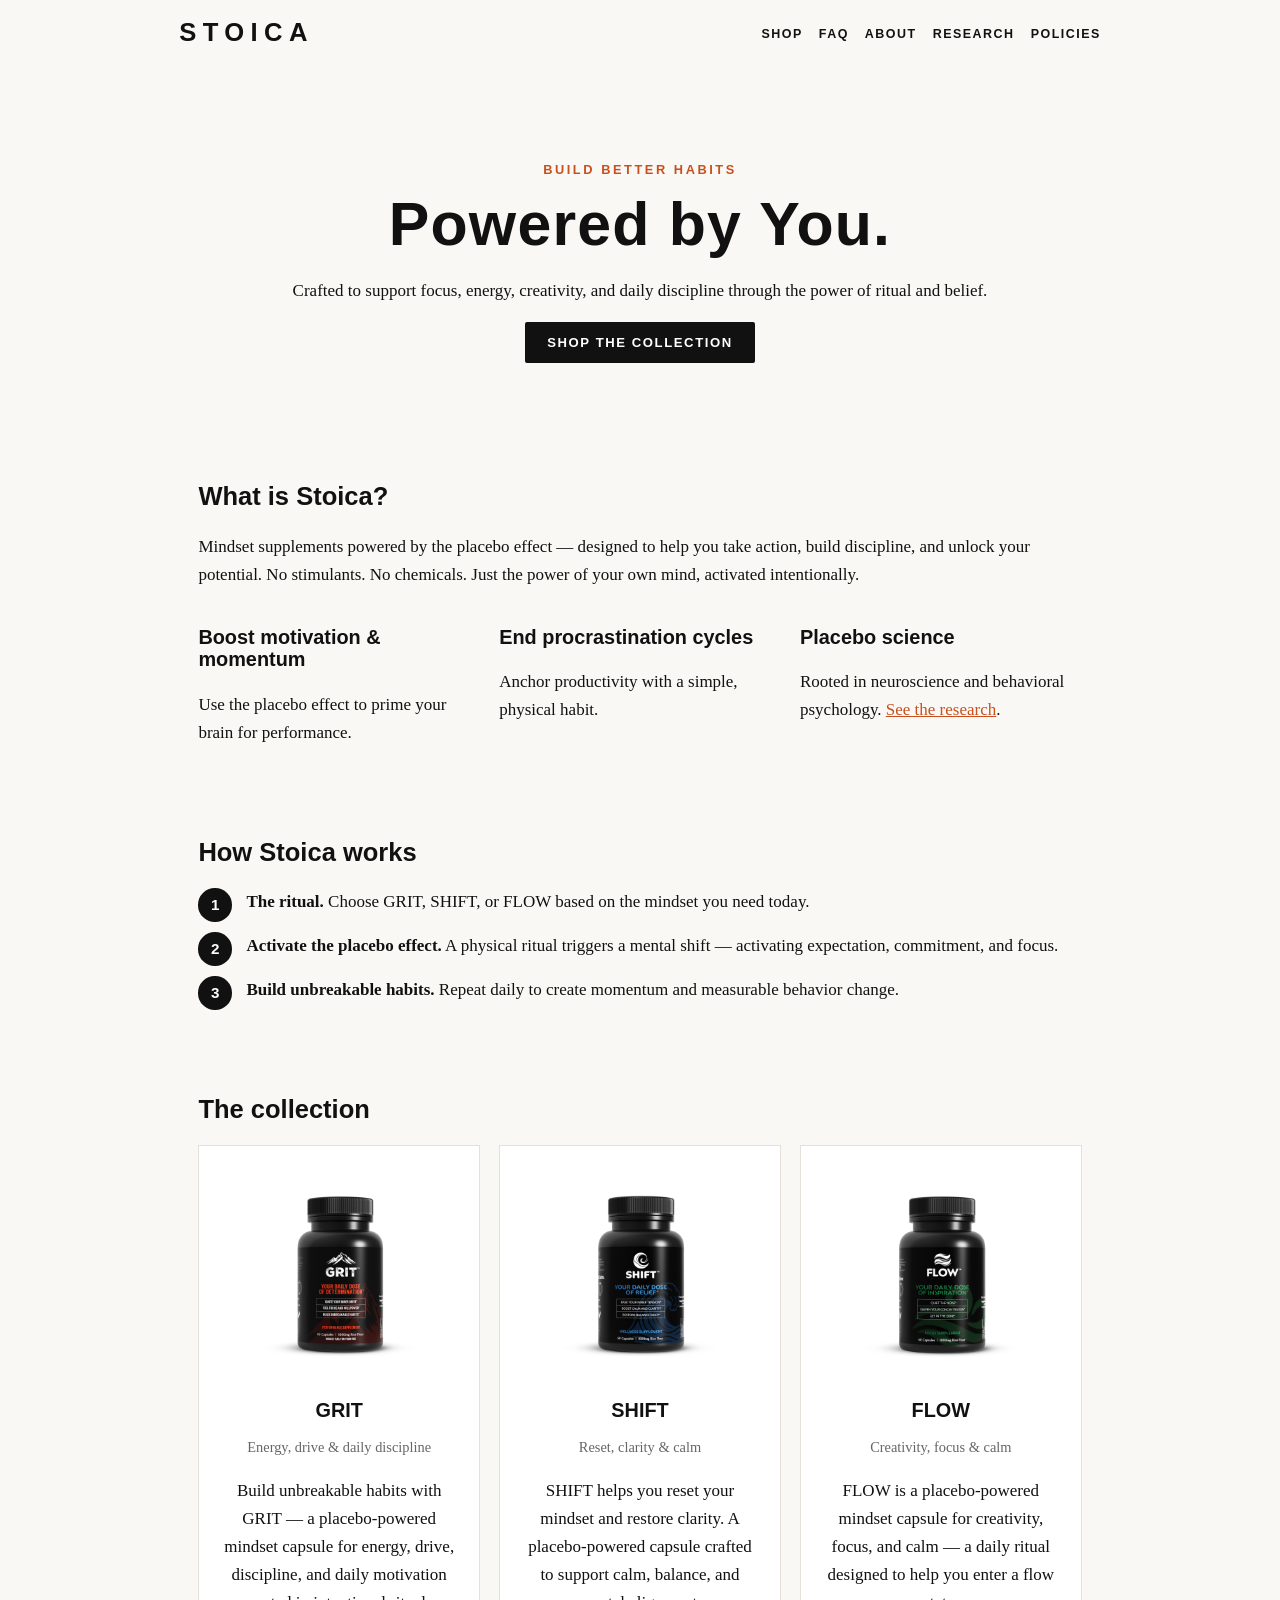
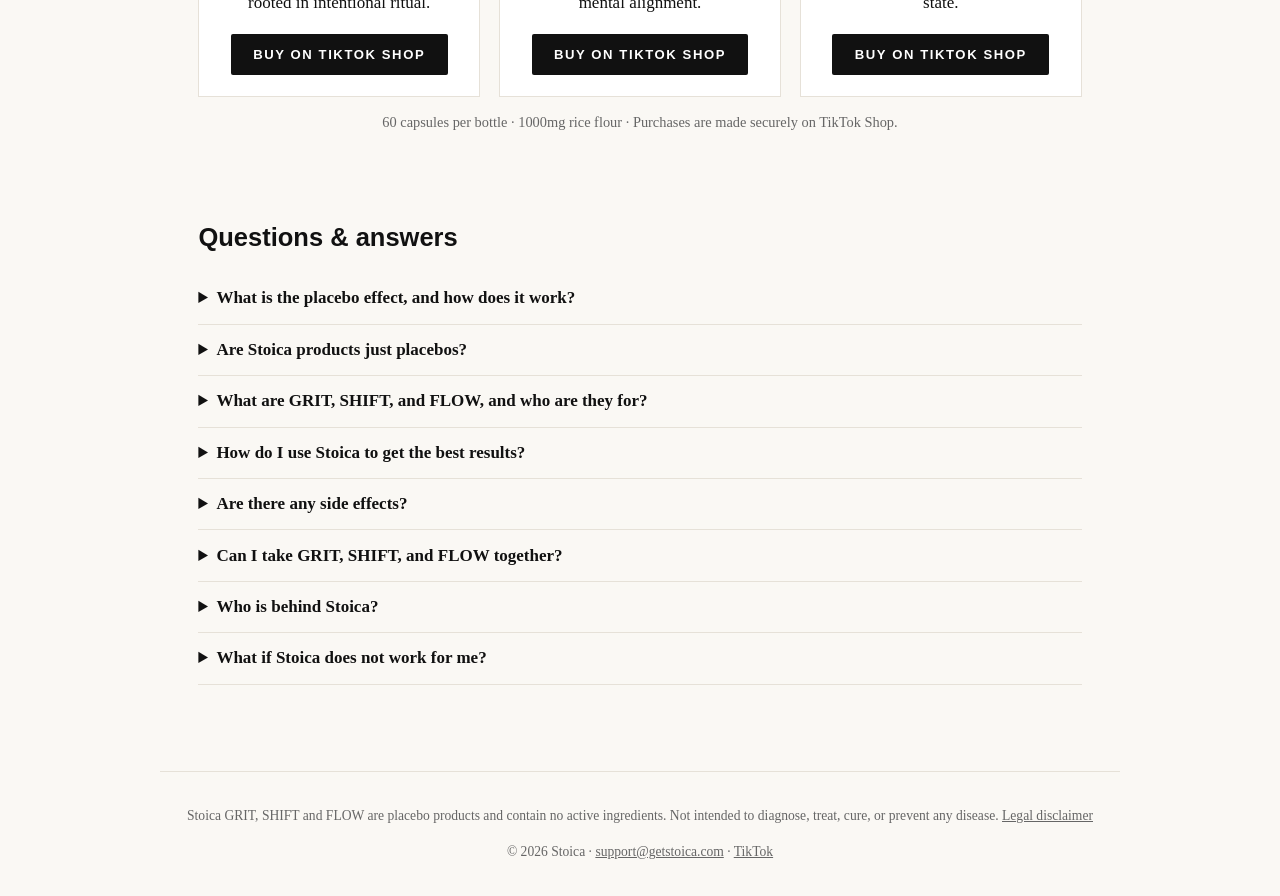
<file: index.html>
<!doctype html>
<html lang="en"><head><meta charset="utf-8"><meta name="viewport" content="width=device-width,initial-scale=1">
<title>Stoica | Placebo Pills & Mindset Supplements for Focus & Motivation</title><meta name="description" content="Mindset supplements powered by the placebo effect. GRIT, SHIFT and FLOW help you build rituals, habits and focus.">
<link rel="stylesheet" href="style.css"></head><body>
<header><a class="brand" href="index.html">STOICA</a><nav><a href="index.html#products">Shop</a><a href="index.html#faq">FAQ</a><a href="about.html">About</a><a href="research.html">Research</a><a href="policies.html">Policies</a></nav></header>
<main>
<section class="hero"><p class="kicker">Build better habits</p><h1>Powered by You.</h1>
<p>Crafted to support focus, energy, creativity, and daily discipline through the power of ritual and belief.</p>
<p><a class="btn" href="#products">Shop the collection</a></p></section>
<section class="wrap"><h2>What is Stoica?</h2>
<p>Mindset supplements powered by the placebo effect &mdash; designed to help you take action, build discipline, and unlock your potential. No stimulants. No chemicals. Just the power of your own mind, activated intentionally.</p>
<div class="grid">
<div><h3>Boost motivation &amp; momentum</h3><p>Use the placebo effect to prime your brain for performance.</p></div>
<div><h3>End procrastination cycles</h3><p>Anchor productivity with a simple, physical habit.</p></div>
<div><h3>Placebo science</h3><p>Rooted in neuroscience and behavioral psychology. <a href="research.html">See the research</a>.</p></div></div></section>
<section class="wrap"><h2>How Stoica works</h2><ol class="steps">
<li><strong>The ritual.</strong> Choose GRIT, SHIFT, or FLOW based on the mindset you need today.</li>
<li><strong>Activate the placebo effect.</strong> A physical ritual triggers a mental shift &mdash; activating expectation, commitment, and focus.</li>
<li><strong>Build unbreakable habits.</strong> Repeat daily to create momentum and measurable behavior change.</li></ol></section>
<section class="wrap" id="products"><h2>The collection</h2><div class="grid"><div class="card"><img src="assets/grit.png" alt="GRIT bottle" onerror="this.style.display='none'"><h3>GRIT</h3><p class="muted">Energy, drive &amp; daily discipline</p><p>Build unbreakable habits with GRIT &mdash; a placebo-powered mindset capsule for energy, drive, discipline, and daily motivation rooted in intentional ritual.</p><a class="btn" href="https://www.tiktok.com/view/product/1731283719649202448" rel="noopener">Buy on TikTok Shop</a></div><div class="card"><img src="assets/shift.png" alt="SHIFT bottle" onerror="this.style.display='none'"><h3>SHIFT</h3><p class="muted">Reset, clarity &amp; calm</p><p>SHIFT helps you reset your mindset and restore clarity. A placebo-powered capsule crafted to support calm, balance, and mental alignment.</p><a class="btn" href="https://www.tiktok.com/view/product/1731283787421946128" rel="noopener">Buy on TikTok Shop</a></div><div class="card"><img src="assets/flow.png" alt="FLOW bottle" onerror="this.style.display='none'"><h3>FLOW</h3><p class="muted">Creativity, focus &amp; calm</p><p>FLOW is a placebo-powered mindset capsule for creativity, focus, and calm &mdash; a daily ritual designed to help you enter a flow state.</p><a class="btn" href="https://www.tiktok.com/view/product/1731283784467910928" rel="noopener">Buy on TikTok Shop</a></div></div><p class="muted" style="text-align:center">60 capsules per bottle &middot; 1000mg rice flour &middot; Purchases are made securely on TikTok Shop.</p></section>
<section class="wrap" id="faq"><h2>Questions &amp; answers</h2><details><summary>What is the placebo effect, and how does it work?</summary><p>The placebo effect is a phenomenon where your belief in a treatment can create real, measurable changes in how you feel, even if the treatment itself is inactive. Stoica pairs placebo science with daily rituals so you can build habits through your own mindset. See our <a href="research.html">research page</a>.</p></details><details><summary>Are Stoica products just placebos?</summary><p>Yes. GRIT, SHIFT, and FLOW are rice flour capsules designed to leverage the placebo effect. The real work comes from you: your belief, your rituals, and your mindset. We are upfront about that because it is what makes Stoica work.</p></details><details><summary>What are GRIT, SHIFT, and FLOW, and who are they for?</summary><p>GRIT is for ambitious go-getters who want to fuel their drive and focus on their goals. SHIFT is for people feeling stressed or overwhelmed who want to find calm. FLOW is for creative minds who want to unlock their zone and ignite deep concentration.</p></details><details><summary>How do I use Stoica to get the best results?</summary><p>Pair it with a daily ritual. Take 2 capsules with food at a consistent time each day &mdash; for example GRIT with your morning coffee, SHIFT in the evening to unwind, or FLOW before a creative session. Set an intention and let the ritual do the rest.</p></details><details><summary>Are there any side effects?</summary><p>Stoica capsules are made of rice flour, so they are unlikely to cause side effects for most people. If you have a rice allergy or any concerns, consult your doctor before starting.</p></details><details><summary>Can I take GRIT, SHIFT, and FLOW together?</summary><p>Yes. Many people use GRIT in the morning, SHIFT in the afternoon, and FLOW in the evening. Stick to 2 capsules per product per day and build rituals that work for you.</p></details><details><summary>Who is behind Stoica?</summary><p>Stoica is a small family business with a mission to help you thrive through mindset-driven rituals.</p></details><details><summary>What if Stoica does not work for me?</summary><p>Everyone&rsquo;s experience is unique, and the placebo effect relies on your belief and rituals. If you have a problem with your order, contact <a href="mailto:support@getstoica.com">support@getstoica.com</a>. See our <a href="policies.html#returns">returns policy</a>.</p></details></section></main>
<footer><p>Stoica GRIT, SHIFT and FLOW are placebo products and contain no active ingredients. Not intended to diagnose, treat, cure, or prevent any disease. <a href="policies.html#disclaimer">Legal disclaimer</a></p>
<p>&copy; 2026 Stoica &middot; <a href="mailto:support@getstoica.com">support@getstoica.com</a> &middot; <a href="https://www.tiktok.com/@getstoica">TikTok</a></p></footer></body></html>
</file>
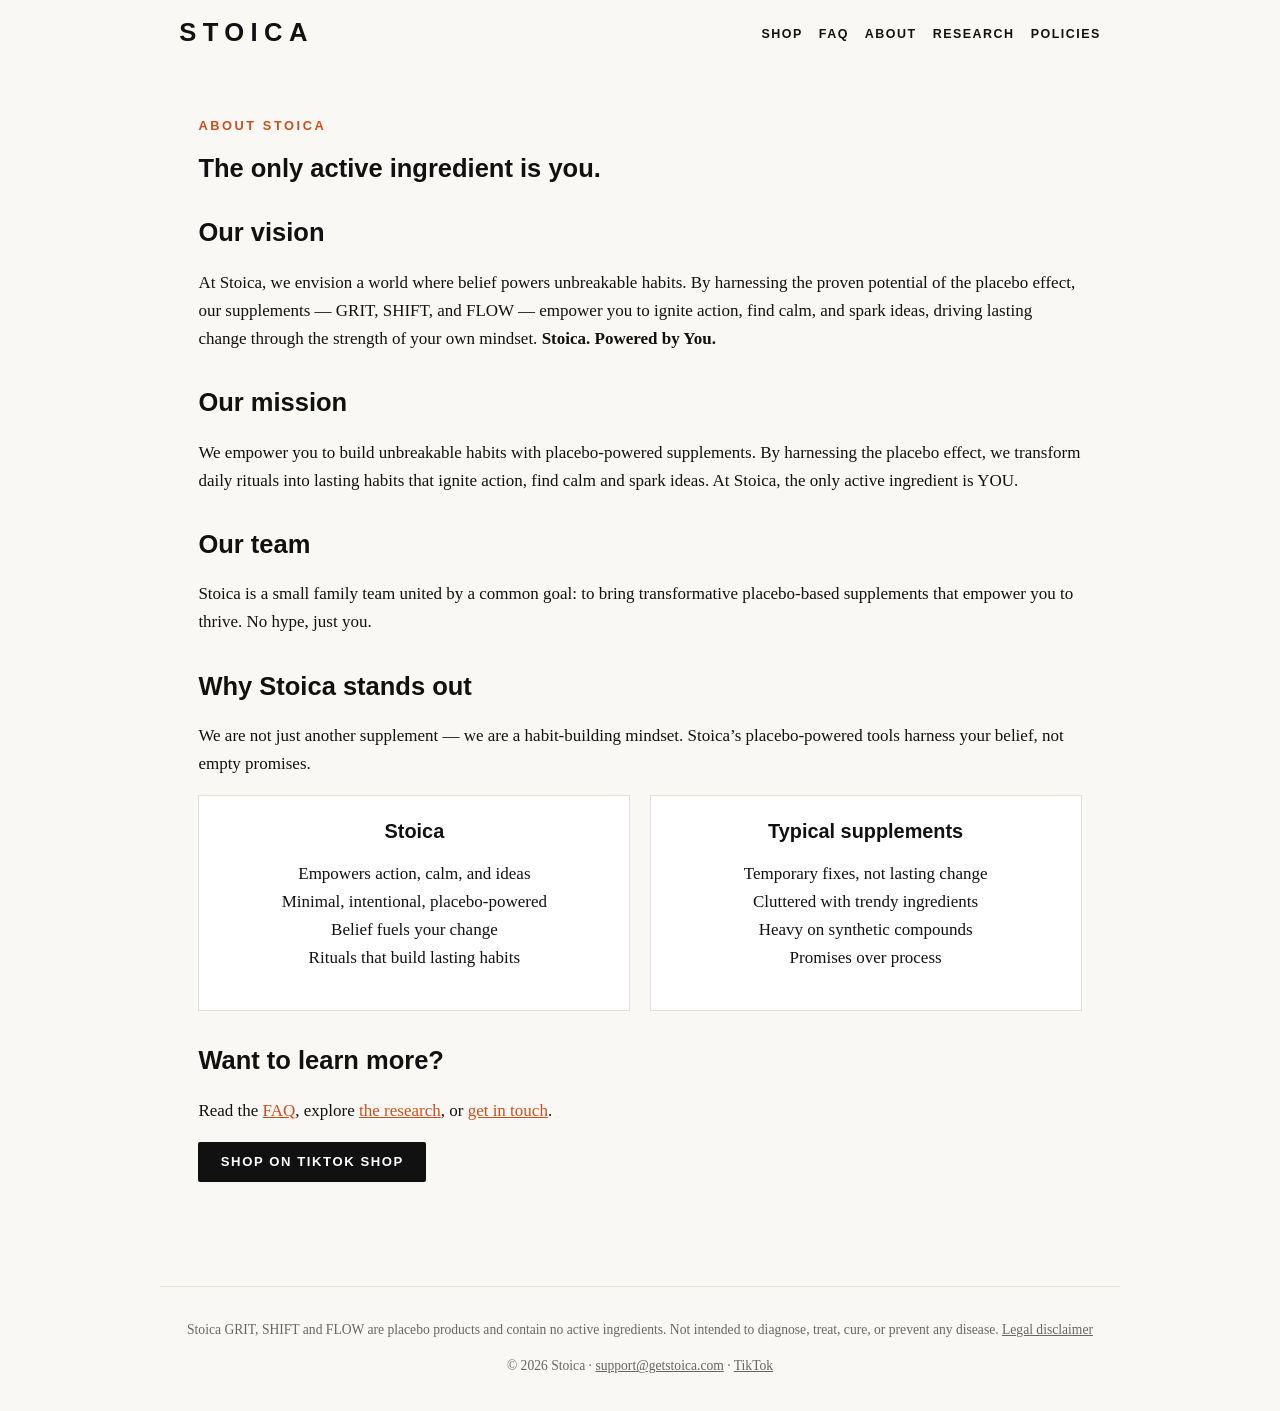
<file: about.html>
<!doctype html>
<html lang="en"><head><meta charset="utf-8"><meta name="viewport" content="width=device-width,initial-scale=1">
<title>About Stoica | Our Mission</title><meta name="description" content="Stoica is a small family team building mindset-driven rituals powered by the placebo effect.">
<link rel="stylesheet" href="style.css"></head><body>
<header><a class="brand" href="index.html">STOICA</a><nav><a href="index.html#products">Shop</a><a href="index.html#faq">FAQ</a><a href="about.html">About</a><a href="research.html">Research</a><a href="policies.html">Policies</a></nav></header>
<main>
<section class="wrap"><p class="kicker">About Stoica</p><h1>The only active ingredient is you.</h1>
<h2>Our vision</h2><p>At Stoica, we envision a world where belief powers unbreakable habits. By harnessing the proven potential of the placebo effect, our supplements &mdash; GRIT, SHIFT, and FLOW &mdash; empower you to ignite action, find calm, and spark ideas, driving lasting change through the strength of your own mindset. <strong>Stoica. Powered by You.</strong></p>
<h2>Our mission</h2><p>We empower you to build unbreakable habits with placebo-powered supplements. By harnessing the placebo effect, we transform daily rituals into lasting habits that ignite action, find calm and spark ideas. At Stoica, the only active ingredient is YOU.</p>
<h2>Our team</h2><p>Stoica is a small family team united by a common goal: to bring transformative placebo-based supplements that empower you to thrive. No hype, just you.</p>
<h2>Why Stoica stands out</h2><p>We are not just another supplement &mdash; we are a habit-building mindset. Stoica&rsquo;s placebo-powered tools harness your belief, not empty promises.</p>
<div class="grid"><div class="card"><h3>Stoica</h3><p>Empowers action, calm, and ideas<br>Minimal, intentional, placebo-powered<br>Belief fuels your change<br>Rituals that build lasting habits</p></div>
<div class="card"><h3>Typical supplements</h3><p>Temporary fixes, not lasting change<br>Cluttered with trendy ingredients<br>Heavy on synthetic compounds<br>Promises over process</p></div></div>
<h2>Want to learn more?</h2><p>Read the <a href="index.html#faq">FAQ</a>, explore <a href="research.html">the research</a>, or <a href="mailto:support@getstoica.com">get in touch</a>.</p>
<p><a class="btn" href="https://www.tiktok.com/@getstoica" rel="noopener">Shop on TikTok Shop</a></p></section></main>
<footer><p>Stoica GRIT, SHIFT and FLOW are placebo products and contain no active ingredients. Not intended to diagnose, treat, cure, or prevent any disease. <a href="policies.html#disclaimer">Legal disclaimer</a></p>
<p>&copy; 2026 Stoica &middot; <a href="mailto:support@getstoica.com">support@getstoica.com</a> &middot; <a href="https://www.tiktok.com/@getstoica">TikTok</a></p></footer></body></html>
</file>
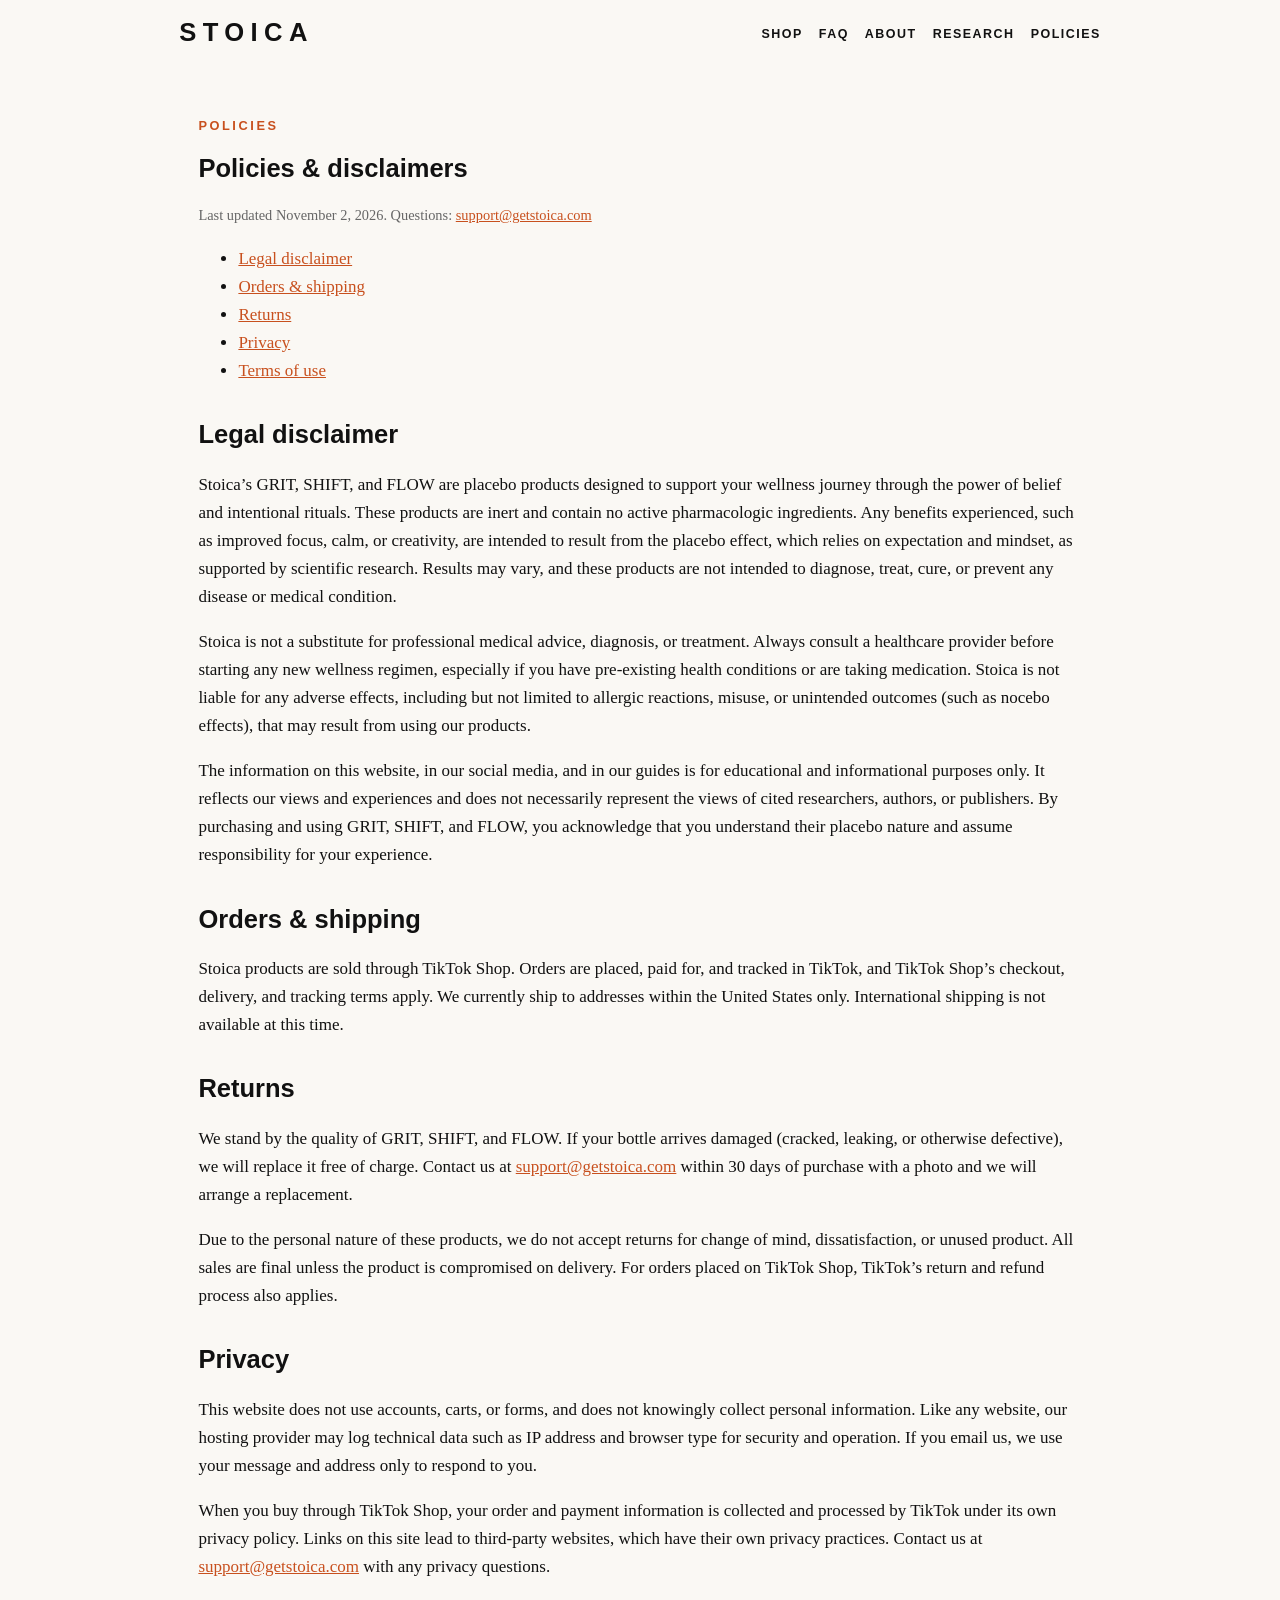
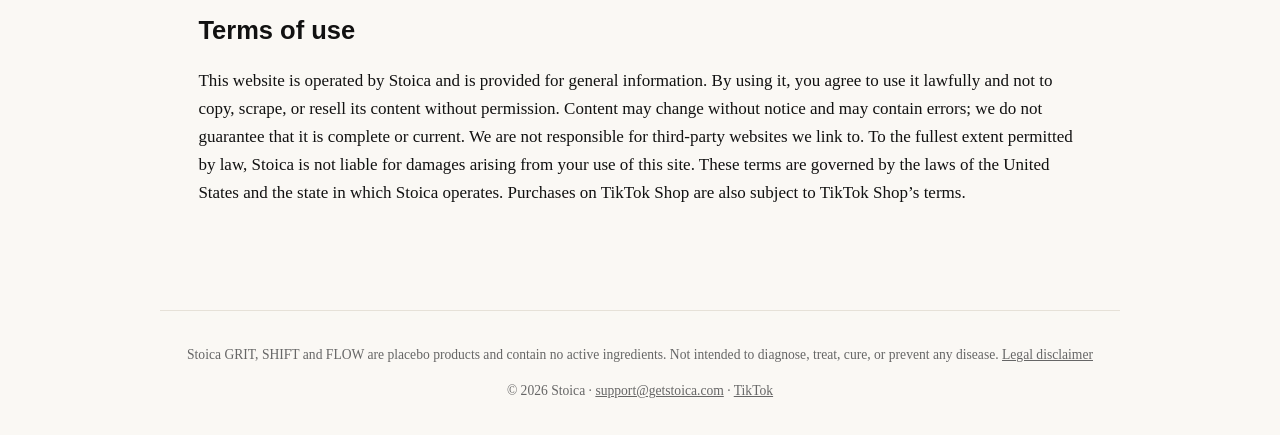
<file: policies.html>
<!doctype html>
<html lang="en"><head><meta charset="utf-8"><meta name="viewport" content="width=device-width,initial-scale=1">
<title>Policies | Stoica</title><meta name="description" content="Legal disclaimer, shipping, returns, privacy and terms for Stoica.">
<link rel="stylesheet" href="style.css"></head><body>
<header><a class="brand" href="index.html">STOICA</a><nav><a href="index.html#products">Shop</a><a href="index.html#faq">FAQ</a><a href="about.html">About</a><a href="research.html">Research</a><a href="policies.html">Policies</a></nav></header>
<main>
<section class="wrap"><p class="kicker">Policies</p><h1>Policies &amp; disclaimers</h1>
<p class="muted">Last updated November 2, 2026. Questions: <a href="mailto:support@getstoica.com">support@getstoica.com</a></p>
<ul><li><a href="#disclaimer">Legal disclaimer</a></li><li><a href="#shipping">Orders &amp; shipping</a></li><li><a href="#returns">Returns</a></li><li><a href="#privacy">Privacy</a></li><li><a href="#terms">Terms of use</a></li></ul>
<h2 id="disclaimer">Legal disclaimer</h2>
<p>Stoica&rsquo;s GRIT, SHIFT, and FLOW are placebo products designed to support your wellness journey through the power of belief and intentional rituals. These products are inert and contain no active pharmacologic ingredients. Any benefits experienced, such as improved focus, calm, or creativity, are intended to result from the placebo effect, which relies on expectation and mindset, as supported by scientific research. Results may vary, and these products are not intended to diagnose, treat, cure, or prevent any disease or medical condition.</p>
<p>Stoica is not a substitute for professional medical advice, diagnosis, or treatment. Always consult a healthcare provider before starting any new wellness regimen, especially if you have pre-existing health conditions or are taking medication. Stoica is not liable for any adverse effects, including but not limited to allergic reactions, misuse, or unintended outcomes (such as nocebo effects), that may result from using our products.</p>
<p>The information on this website, in our social media, and in our guides is for educational and informational purposes only. It reflects our views and experiences and does not necessarily represent the views of cited researchers, authors, or publishers. By purchasing and using GRIT, SHIFT, and FLOW, you acknowledge that you understand their placebo nature and assume responsibility for your experience.</p>
<h2 id="shipping">Orders &amp; shipping</h2>
<p>Stoica products are sold through TikTok Shop. Orders are placed, paid for, and tracked in TikTok, and TikTok Shop&rsquo;s checkout, delivery, and tracking terms apply. We currently ship to addresses within the United States only. International shipping is not available at this time.</p>
<h2 id="returns">Returns</h2>
<p>We stand by the quality of GRIT, SHIFT, and FLOW. If your bottle arrives damaged (cracked, leaking, or otherwise defective), we will replace it free of charge. Contact us at <a href="mailto:support@getstoica.com">support@getstoica.com</a> within 30 days of purchase with a photo and we will arrange a replacement.</p>
<p>Due to the personal nature of these products, we do not accept returns for change of mind, dissatisfaction, or unused product. All sales are final unless the product is compromised on delivery. For orders placed on TikTok Shop, TikTok&rsquo;s return and refund process also applies.</p>
<h2 id="privacy">Privacy</h2>
<p>This website does not use accounts, carts, or forms, and does not knowingly collect personal information. Like any website, our hosting provider may log technical data such as IP address and browser type for security and operation. If you email us, we use your message and address only to respond to you.</p>
<p>When you buy through TikTok Shop, your order and payment information is collected and processed by TikTok under its own privacy policy. Links on this site lead to third-party websites, which have their own privacy practices. Contact us at <a href="mailto:support@getstoica.com">support@getstoica.com</a> with any privacy questions.</p>
<h2 id="terms">Terms of use</h2>
<p>This website is operated by Stoica and is provided for general information. By using it, you agree to use it lawfully and not to copy, scrape, or resell its content without permission. Content may change without notice and may contain errors; we do not guarantee that it is complete or current. We are not responsible for third-party websites we link to. To the fullest extent permitted by law, Stoica is not liable for damages arising from your use of this site. These terms are governed by the laws of the United States and the state in which Stoica operates. Purchases on TikTok Shop are also subject to TikTok Shop&rsquo;s terms.</p>
</section></main>
<footer><p>Stoica GRIT, SHIFT and FLOW are placebo products and contain no active ingredients. Not intended to diagnose, treat, cure, or prevent any disease. <a href="policies.html#disclaimer">Legal disclaimer</a></p>
<p>&copy; 2026 Stoica &middot; <a href="mailto:support@getstoica.com">support@getstoica.com</a> &middot; <a href="https://www.tiktok.com/@getstoica">TikTok</a></p></footer></body></html>
</file>
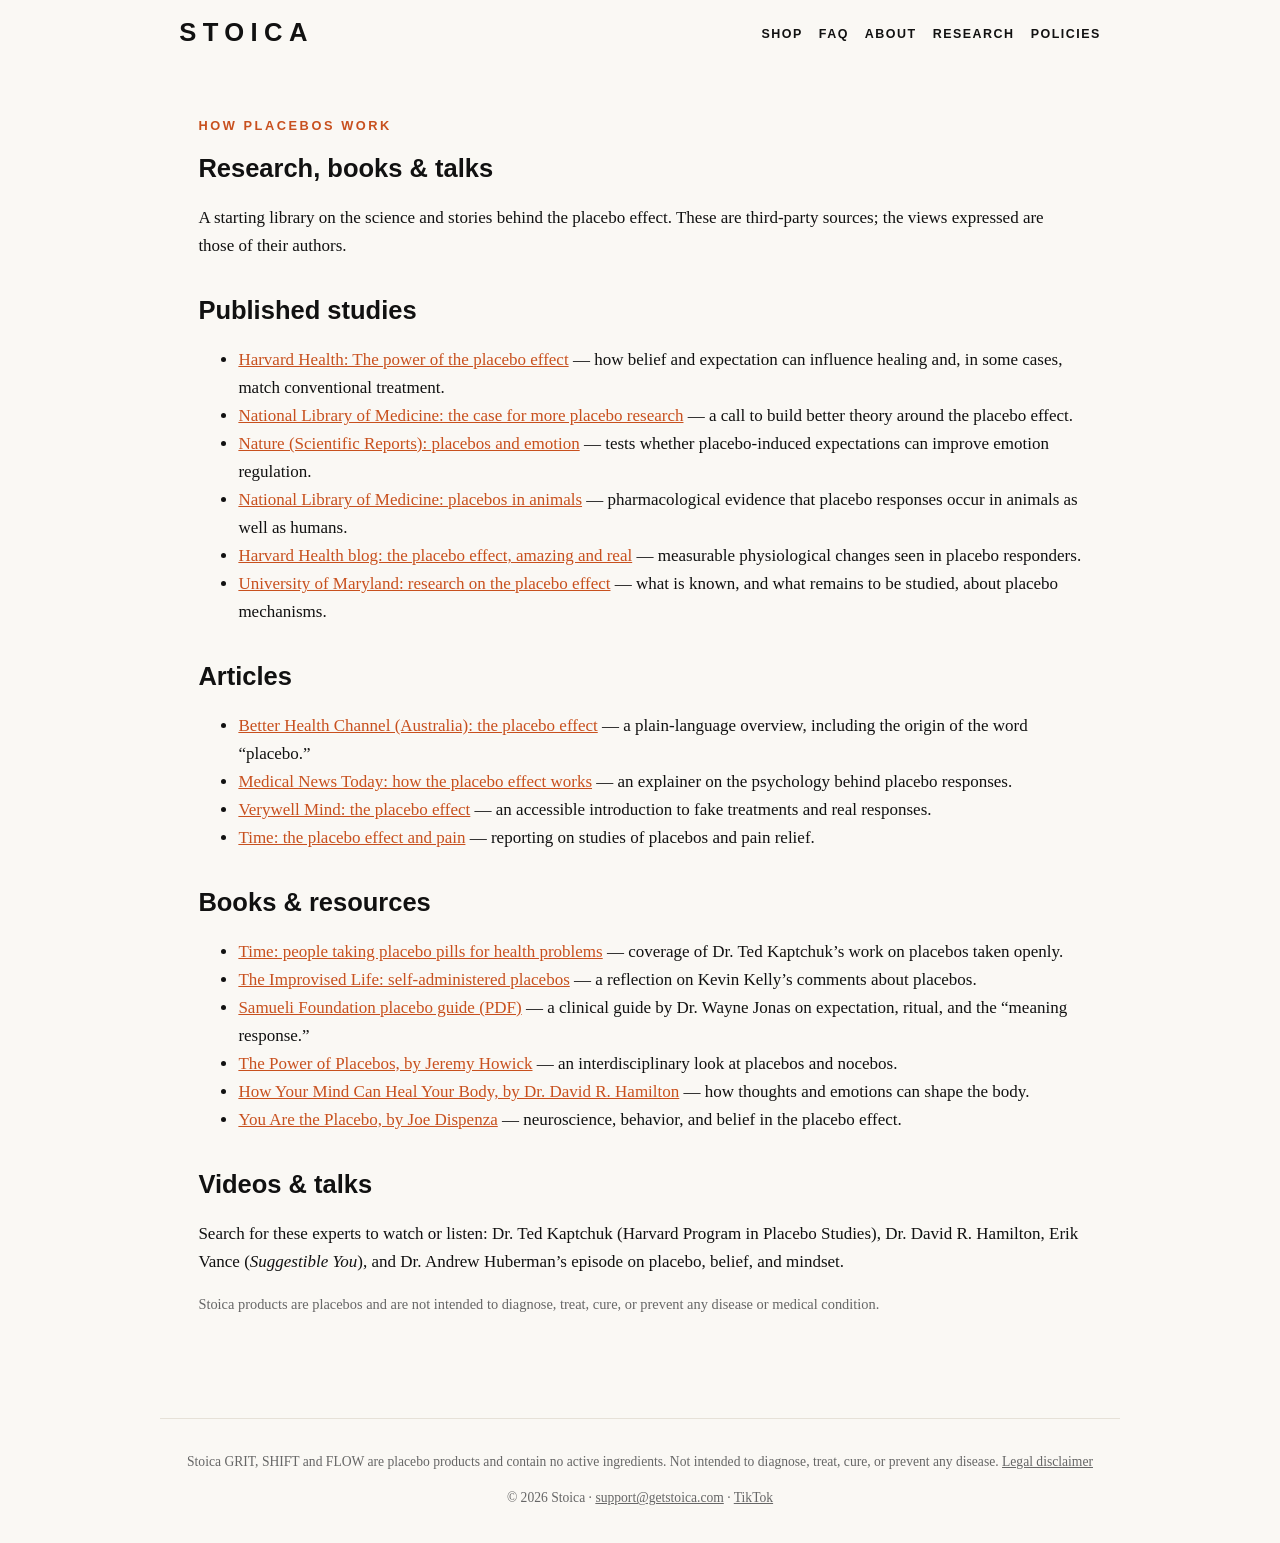
<file: research.html>
<!doctype html>
<html lang="en"><head><meta charset="utf-8"><meta name="viewport" content="width=device-width,initial-scale=1">
<title>Placebo Research, Books & Talks | Stoica</title><meta name="description" content="Published research, books, and expert talks on the placebo effect.">
<link rel="stylesheet" href="style.css"></head><body>
<header><a class="brand" href="index.html">STOICA</a><nav><a href="index.html#products">Shop</a><a href="index.html#faq">FAQ</a><a href="about.html">About</a><a href="research.html">Research</a><a href="policies.html">Policies</a></nav></header>
<main>
<section class="wrap"><p class="kicker">How placebos work</p><h1>Research, books &amp; talks</h1>
<p>A starting library on the science and stories behind the placebo effect. These are third-party sources; the views expressed are those of their authors.</p>
<h2>Published studies</h2><ul><li><a href="https://www.health.harvard.edu/newsletter_article/the-power-of-the-placebo-effect" rel="noopener">Harvard Health: The power of the placebo effect</a> &mdash; how belief and expectation can influence healing and, in some cases, match conventional treatment.</li><li><a href="https://pmc.ncbi.nlm.nih.gov/articles/PMC2814126/" rel="noopener">National Library of Medicine: the case for more placebo research</a> &mdash; a call to build better theory around the placebo effect.</li><li><a href="https://www.nature.com/articles/s41598-023-29045-6" rel="noopener">Nature (Scientific Reports): placebos and emotion</a> &mdash; tests whether placebo-induced expectations can improve emotion regulation.</li><li><a href="https://pmc.ncbi.nlm.nih.gov/articles/PMC5953755/" rel="noopener">National Library of Medicine: placebos in animals</a> &mdash; pharmacological evidence that placebo responses occur in animals as well as humans.</li><li><a href="https://www.health.harvard.edu/blog/the-placebo-effect-amazing-and-real-201511028544" rel="noopener">Harvard Health blog: the placebo effect, amazing and real</a> &mdash; measurable physiological changes seen in placebo responders.</li><li><a href="https://pmc.ncbi.nlm.nih.gov/articles/PMC2832199/" rel="noopener">University of Maryland: research on the placebo effect</a> &mdash; what is known, and what remains to be studied, about placebo mechanisms.</li></ul><h2>Articles</h2><ul><li><a href="https://www.betterhealth.vic.gov.au/health/conditionsandtreatments/placebo-effect" rel="noopener">Better Health Channel (Australia): the placebo effect</a> &mdash; a plain-language overview, including the origin of the word &ldquo;placebo.&rdquo;</li><li><a href="https://www.medicalnewstoday.com/articles/306437#how-does-it-work" rel="noopener">Medical News Today: how the placebo effect works</a> &mdash; an explainer on the psychology behind placebo responses.</li><li><a href="https://www.verywellmind.com/what-is-the-placebo-effect-2795466" rel="noopener">Verywell Mind: the placebo effect</a> &mdash; an accessible introduction to fake treatments and real responses.</li><li><a href="https://time.com/5375724/placebo-effect-pain/" rel="noopener">Time: the placebo effect and pain</a> &mdash; reporting on studies of placebos and pain relief.</li></ul><h2>Books &amp; resources</h2><ul><li><a href="https://time.com/5375724/placebo-bill-health-problems/" rel="noopener">Time: people taking placebo pills for health problems</a> &mdash; coverage of Dr. Ted Kaptchuk&rsquo;s work on placebos taken openly.</li><li><a href="https://improvisedlife.com/2022/01/18/the-healing-powers-of-self-administered-placebos-kevin-kelly-ted-kaptchuk/" rel="noopener">The Improvised Life: self-administered placebos</a> &mdash; a reflection on Kevin Kelly&rsquo;s comments about placebos.</li><li><a href="https://healingworksfoundation.org/wp-content/uploads/2020/02/Placebo-Guide-WP_2020.02.11-1.pdf" rel="noopener">Samueli Foundation placebo guide (PDF)</a> &mdash; a clinical guide by Dr. Wayne Jonas on expectation, ritual, and the &ldquo;meaning response.&rdquo;</li><li><a href="https://www.goodreads.com/book/show/122826327-the-power-of-placebos" rel="noopener">The Power of Placebos, by Jeremy Howick</a> &mdash; an interdisciplinary look at placebos and nocebos.</li><li><a href="https://www.goodreads.com/book/show/4590309-how-your-mind-can-heal-your-body" rel="noopener">How Your Mind Can Heal Your Body, by Dr. David R. Hamilton</a> &mdash; how thoughts and emotions can shape the body.</li><li><a href="https://www.goodreads.com/book/show/18051504-you-are-the-placebo" rel="noopener">You Are the Placebo, by Joe Dispenza</a> &mdash; neuroscience, behavior, and belief in the placebo effect.</li></ul><h2>Videos &amp; talks</h2><p>Search for these experts to watch or listen: Dr. Ted Kaptchuk (Harvard Program in Placebo Studies), Dr. David R. Hamilton, Erik Vance (<em>Suggestible You</em>), and Dr. Andrew Huberman&rsquo;s episode on placebo, belief, and mindset.</p>
<p class="muted">Stoica products are placebos and are not intended to diagnose, treat, cure, or prevent any disease or medical condition.</p></section></main>
<footer><p>Stoica GRIT, SHIFT and FLOW are placebo products and contain no active ingredients. Not intended to diagnose, treat, cure, or prevent any disease. <a href="policies.html#disclaimer">Legal disclaimer</a></p>
<p>&copy; 2026 Stoica &middot; <a href="mailto:support@getstoica.com">support@getstoica.com</a> &middot; <a href="https://www.tiktok.com/@getstoica">TikTok</a></p></footer></body></html>
</file>
<file: style.css>
:root{--ink:#111;--paper:#faf8f4;--accent:#c8501e;--mut:#666}
*{box-sizing:border-box}
body{margin:0;font:17px/1.65 Georgia,"Times New Roman",serif;color:var(--ink);background:var(--paper)}
a{color:var(--accent)}
header,footer,main,section.wrap{max-width:960px;margin:0 auto;padding:1.2rem}
header{display:flex;justify-content:space-between;align-items:center;flex-wrap:wrap;gap:.6rem}
.brand{font:700 1.6rem/1 Helvetica,Arial,sans-serif;letter-spacing:.25em;text-decoration:none;color:var(--ink)}
nav a{margin-left:1rem;font:600 .78rem Helvetica,Arial,sans-serif;letter-spacing:.12em;text-transform:uppercase;text-decoration:none;color:var(--ink)}
nav a:hover{color:var(--accent)}
h1,h2,h3{font-family:Helvetica,Arial,sans-serif;line-height:1.15}
h2{margin-top:2.2rem}
.hero{text-align:center;padding:4rem 1rem 3rem}
.hero h1{font-size:clamp(2.2rem,6vw,3.8rem);margin:.2em 0;letter-spacing:.02em}
.kicker{font:600 .8rem Helvetica,Arial,sans-serif;letter-spacing:.2em;text-transform:uppercase;color:var(--accent)}
.btn{display:inline-block;background:var(--ink);color:#fff;padding:.8rem 1.4rem;text-decoration:none;font:600 .82rem Helvetica,Arial,sans-serif;letter-spacing:.12em;text-transform:uppercase;border-radius:2px}
.btn:hover{background:var(--accent);color:#fff}
.grid{display:grid;grid-template-columns:repeat(auto-fit,minmax(250px,1fr));gap:1.2rem}
.card{background:#fff;border:1px solid #e6e1d8;padding:1.3rem;text-align:center}
.card img{max-width:100%;height:210px;object-fit:contain;margin-bottom:.6rem}
.card h3{margin:.2rem 0}
.muted{color:var(--mut);font-size:.9rem}
.steps{counter-reset:s;padding:0;list-style:none}
.steps li{counter-increment:s;margin:1rem 0;padding-left:3rem;position:relative}
.steps li:before{content:counter(s);position:absolute;left:0;top:0;width:2.1rem;height:2.1rem;border-radius:50%;background:var(--ink);color:#fff;font:700 .95rem/2.1rem Helvetica,Arial,sans-serif;text-align:center}
details{border-bottom:1px solid #e6e1d8;padding:.7rem 0}
summary{cursor:pointer;font-weight:700}
footer{border-top:1px solid #e6e1d8;color:var(--mut);font-size:.85rem;text-align:center;margin-top:3rem}
footer a{color:var(--mut)}
@media(max-width:560px){nav a{margin:0 .8rem 0 0}}
</file>
